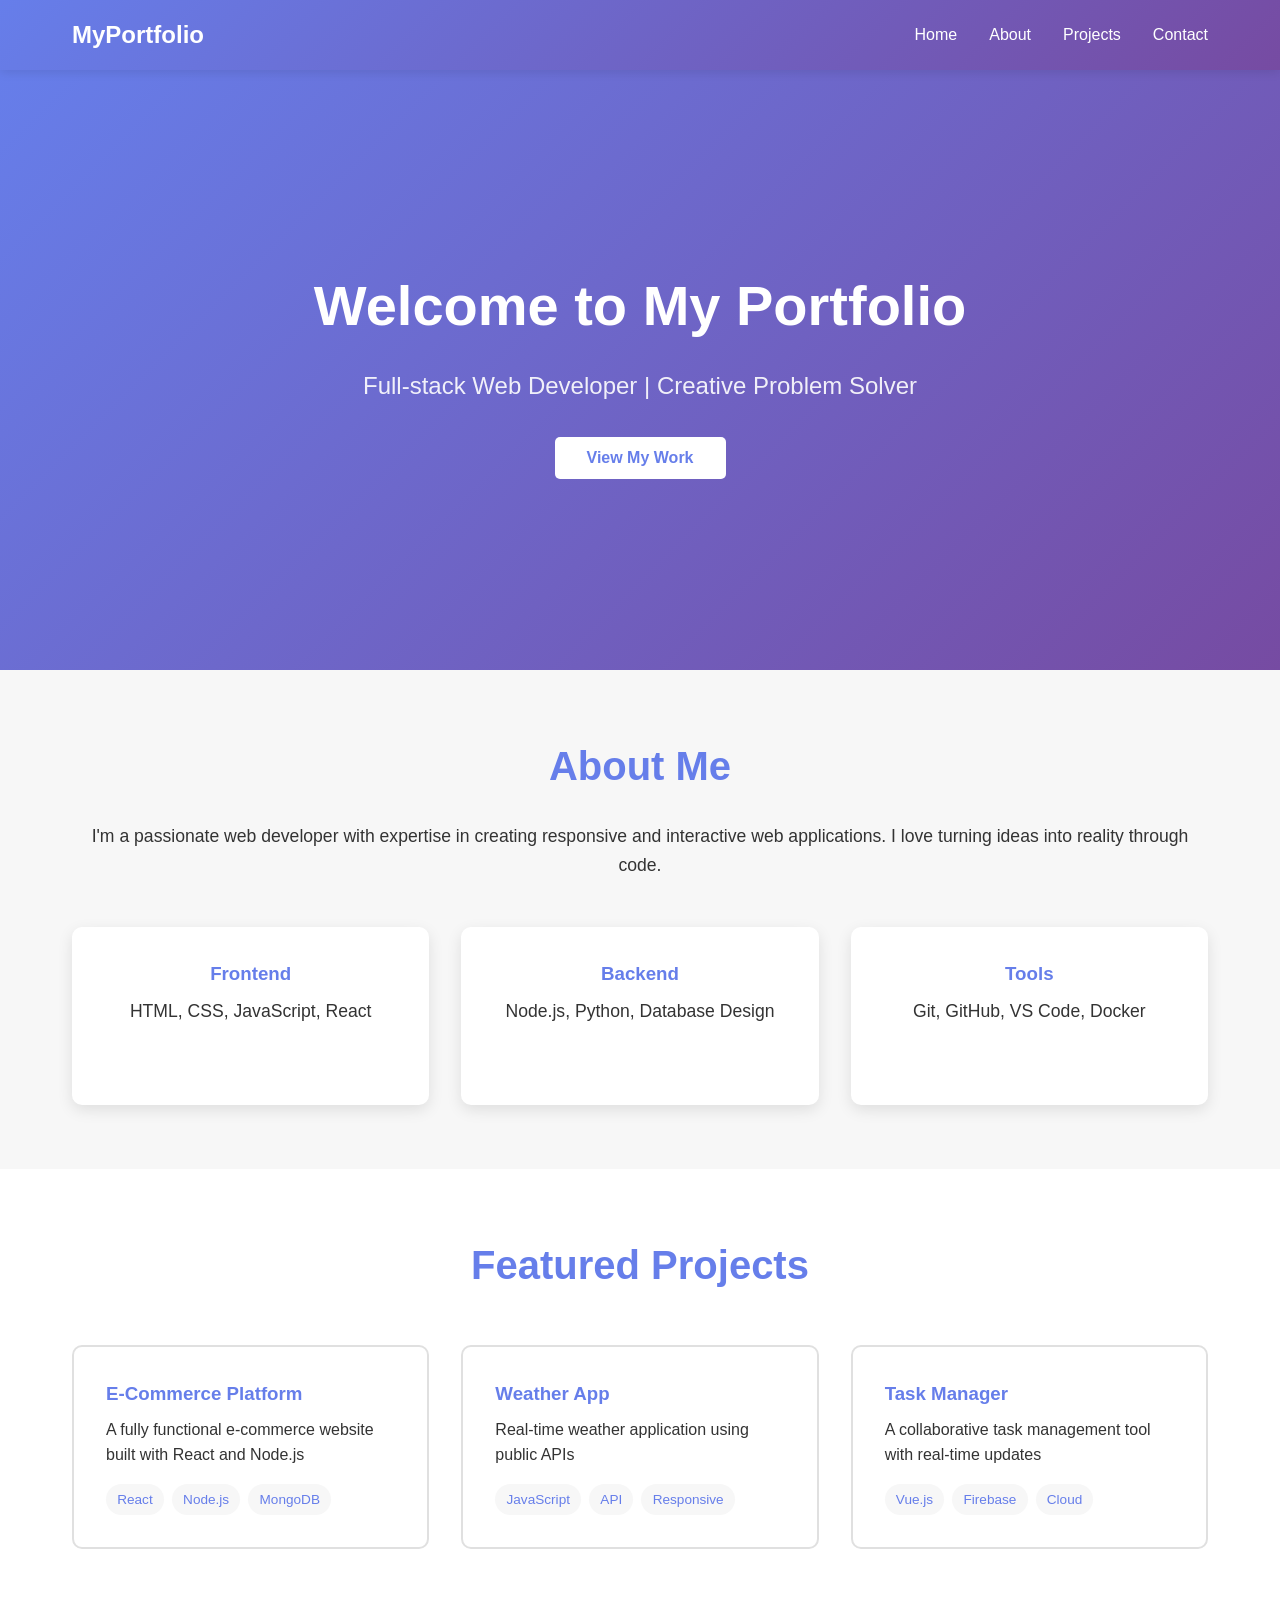
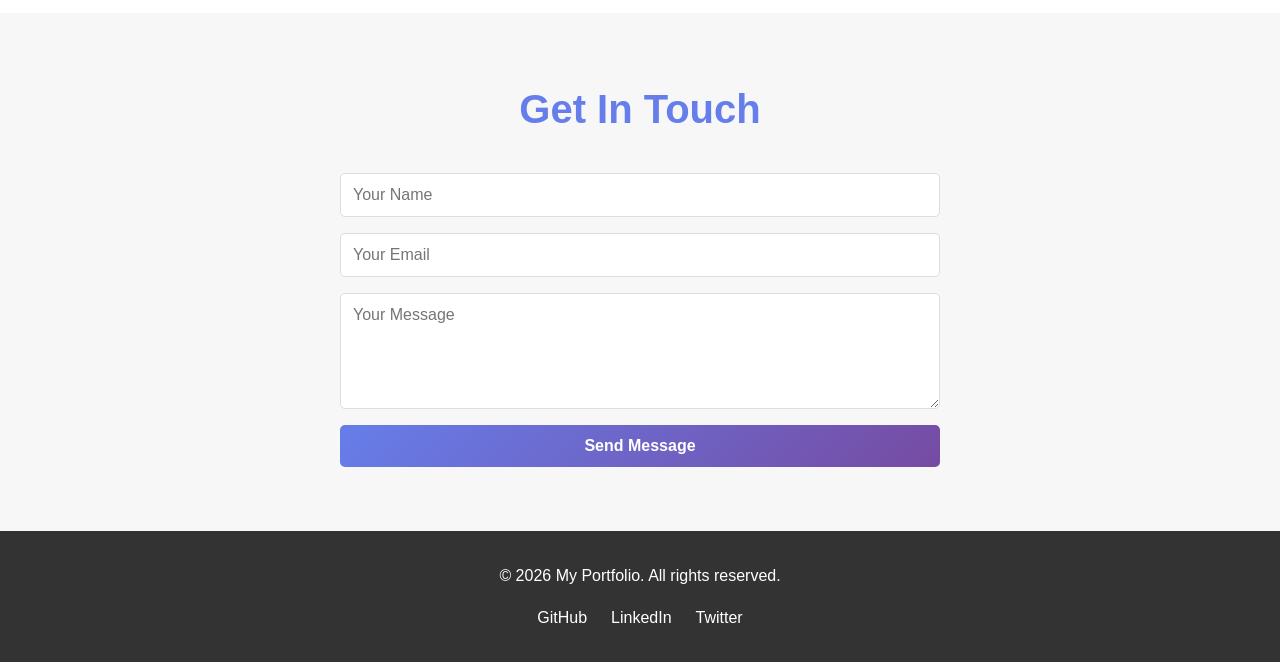
<file: index.html>
<!DOCTYPE html>
<html lang="en">
<head>
    <meta charset="UTF-8">
    <meta name="viewport" content="width=device-width, initial-scale=1.0">
    <title>My Portfolio - Web Developer</title>
    <link rel="stylesheet" href="styles.css">
</head>
<body>
    <!-- Navigation -->
    <nav class="navbar">
        <div class="nav-container">
            <div class="logo">MyPortfolio</div>
            <ul class="nav-menu">
                <li><a href="#home" class="nav-link">Home</a></li>
                <li><a href="#about" class="nav-link">About</a></li>
                <li><a href="#projects" class="nav-link">Projects</a></li>
                <li><a href="#contact" class="nav-link">Contact</a></li>
            </ul>
        </div>
    </nav>

    <!-- Hero Section -->
    <section id="home" class="hero">
        <div class="hero-content">
            <h1>Welcome to My Portfolio</h1>
            <p>Full-stack Web Developer | Creative Problem Solver</p>
            <button class="cta-button" onclick="document.getElementById('projects').scrollIntoView()">View My Work</button>
        </div>
    </section>

    <!-- About Section -->
    <section id="about" class="about">
        <div class="container">
            <h2>About Me</h2>
            <p>I'm a passionate web developer with expertise in creating responsive and interactive web applications. I love turning ideas into reality through code.</p>
            <div class="skills">
                <div class="skill-card">
                    <h3>Frontend</h3>
                    <p>HTML, CSS, JavaScript, React</p>
                </div>
                <div class="skill-card">
                    <h3>Backend</h3>
                    <p>Node.js, Python, Database Design</p>
                </div>
                <div class="skill-card">
                    <h3>Tools</h3>
                    <p>Git, GitHub, VS Code, Docker</p>
                </div>
            </div>
        </div>
    </section>

    <!-- Projects Section -->
    <section id="projects" class="projects">
        <div class="container">
            <h2>Featured Projects</h2>
            <div class="projects-grid">
                <div class="project-card">
                    <h3>E-Commerce Platform</h3>
                    <p>A fully functional e-commerce website built with React and Node.js</p>
                    <div class="project-tags">
                        <span>React</span>
                        <span>Node.js</span>
                        <span>MongoDB</span>
                    </div>
                </div>
                <div class="project-card">
                    <h3>Weather App</h3>
                    <p>Real-time weather application using public APIs</p>
                    <div class="project-tags">
                        <span>JavaScript</span>
                        <span>API</span>
                        <span>Responsive</span>
                    </div>
                </div>
                <div class="project-card">
                    <h3>Task Manager</h3>
                    <p>A collaborative task management tool with real-time updates</p>
                    <div class="project-tags">
                        <span>Vue.js</span>
                        <span>Firebase</span>
                        <span>Cloud</span>
                    </div>
                </div>
            </div>
        </div>
    </section>

    <!-- Contact Section -->
    <section id="contact" class="contact">
        <div class="container">
            <h2>Get In Touch</h2>
            <form class="contact-form" onsubmit="handleSubmit(event)">
                <input type="text" placeholder="Your Name" required>
                <input type="email" placeholder="Your Email" required>
                <textarea placeholder="Your Message" rows="5" required></textarea>
                <button type="submit" class="submit-button">Send Message</button>
            </form>
        </div>
    </section>

    <!-- Footer -->
    <footer class="footer">
        <p>&copy; 2026 My Portfolio. All rights reserved.</p>
        <div class="social-links">
            <a href="#">GitHub</a>
            <a href="#">LinkedIn</a>
            <a href="#">Twitter</a>
        </div>
    </footer>

    <script src="script.js"></script>
</body>
</html>
</file>
<file: styles.css>
:root {
    --primary-color: #667eea;
    --secondary-color: #764ba2;
    --text-color: #333;
    --light-bg: #f7f7f7;
    --white: #fff;
    --transition: all 0.3s ease;
}

* {
    margin: 0;
    padding: 0;
    box-sizing: border-box;
}

body {
    font-family: 'Segoe UI', Tahoma, Geneva, Verdana, sans-serif;
    color: var(--text-color);
    line-height: 1.6;
}

/* Navigation */
.navbar {
    background: linear-gradient(135deg, var(--primary-color) 0%, var(--secondary-color) 100%);
    padding: 1rem 0;
    position: sticky;
    top: 0;
    z-index: 100;
    box-shadow: 0 2px 10px rgba(0, 0, 0, 0.1);
}

.nav-container {
    max-width: 1200px;
    margin: 0 auto;
    display: flex;
    justify-content: space-between;
    align-items: center;
    padding: 0 2rem;
}

.logo {
    color: var(--white);
    font-size: 1.5rem;
    font-weight: bold;
}

.nav-menu {
    display: flex;
    list-style: none;
    gap: 2rem;
}

.nav-link {
    color: var(--white);
    text-decoration: none;
    transition: var(--transition);
    cursor: pointer;
}

.nav-link:hover {
    opacity: 0.8;
    text-decoration: underline;
}

/* Hero Section */
.hero {
    background: linear-gradient(135deg, var(--primary-color) 0%, var(--secondary-color) 100%);
    color: var(--white);
    padding: 8rem 2rem;
    text-align: center;
    min-height: 600px;
    display: flex;
    align-items: center;
    justify-content: center;
}

.hero-content h1 {
    font-size: 3.5rem;
    margin-bottom: 1rem;
    animation: slideInDown 0.8s ease;
}

.hero-content p {
    font-size: 1.5rem;
    margin-bottom: 2rem;
    opacity: 0.9;
}

.cta-button {
    background: var(--white);
    color: var(--primary-color);
    padding: 0.75rem 2rem;
    border: none;
    border-radius: 5px;
    font-size: 1rem;
    cursor: pointer;
    transition: var(--transition);
    font-weight: bold;
}

.cta-button:hover {
    transform: translateY(-3px);
    box-shadow: 0 10px 20px rgba(0, 0, 0, 0.2);
}

/* Container */
.container {
    max-width: 1200px;
    margin: 0 auto;
    padding: 0 2rem;
}

/* About Section */
.about {
    padding: 4rem 2rem;
    background: var(--light-bg);
}

.about h2 {
    font-size: 2.5rem;
    margin-bottom: 1.5rem;
    text-align: center;
    color: var(--primary-color);
}

.about p {
    text-align: center;
    font-size: 1.1rem;
    margin-bottom: 3rem;
}

.skills {
    display: grid;
    grid-template-columns: repeat(auto-fit, minmax(250px, 1fr));
    gap: 2rem;
}

.skill-card {
    background: var(--white);
    padding: 2rem;
    border-radius: 10px;
    text-align: center;
    box-shadow: 0 5px 15px rgba(0, 0, 0, 0.1);
    transition: var(--transition);
}

.skill-card:hover {
    transform: translateY(-5px);
    box-shadow: 0 10px 25px rgba(0, 0, 0, 0.15);
}

.skill-card h3 {
    color: var(--primary-color);
    margin-bottom: 0.5rem;
}

/* Projects Section */
.projects {
    padding: 4rem 2rem;
}

.projects h2 {
    font-size: 2.5rem;
    margin-bottom: 3rem;
    text-align: center;
    color: var(--primary-color);
}

.projects-grid {
    display: grid;
    grid-template-columns: repeat(auto-fit, minmax(300px, 1fr));
    gap: 2rem;
}

.project-card {
    background: var(--white);
    border: 2px solid #e0e0e0;
    padding: 2rem;
    border-radius: 10px;
    transition: var(--transition);
}

.project-card:hover {
    border-color: var(--primary-color);
    box-shadow: 0 10px 30px rgba(102, 126, 234, 0.2);
    transform: translateY(-5px);
}

.project-card h3 {
    color: var(--primary-color);
    margin-bottom: 0.5rem;
}

.project-tags {
    display: flex;
    gap: 0.5rem;
    flex-wrap: wrap;
    margin-top: 1rem;
}

.project-tags span {
    background: var(--light-bg);
    padding: 0.3rem 0.7rem;
    border-radius: 20px;
    font-size: 0.85rem;
    color: var(--primary-color);
}

/* Contact Section */
.contact {
    background: var(--light-bg);
    padding: 4rem 2rem;
}

.contact h2 {
    font-size: 2.5rem;
    margin-bottom: 2rem;
    text-align: center;
    color: var(--primary-color);
}

.contact-form {
    max-width: 600px;
    margin: 0 auto;
    display: flex;
    flex-direction: column;
    gap: 1rem;
}

.contact-form input,
.contact-form textarea {
    padding: 0.75rem;
    border: 1px solid #ddd;
    border-radius: 5px;
    font-family: inherit;
    font-size: 1rem;
    transition: var(--transition);
}

.contact-form input:focus,
.contact-form textarea:focus {
    outline: none;
    border-color: var(--primary-color);
    box-shadow: 0 0 5px rgba(102, 126, 234, 0.3);
}

.submit-button {
    background: linear-gradient(135deg, var(--primary-color) 0%, var(--secondary-color) 100%);
    color: var(--white);
    padding: 0.75rem 2rem;
    border: none;
    border-radius: 5px;
    font-size: 1rem;
    cursor: pointer;
    transition: var(--transition);
    font-weight: bold;
}

.submit-button:hover {
    transform: translateY(-2px);
    box-shadow: 0 10px 20px rgba(0, 0, 0, 0.2);
}

/* Footer */
.footer {
    background: var(--text-color);
    color: var(--white);
    text-align: center;
    padding: 2rem;
}

.social-links {
    margin-top: 1rem;
    display: flex;
    gap: 1.5rem;
    justify-content: center;
}

.social-links a {
    color: var(--white);
    text-decoration: none;
    transition: var(--transition);
}

.social-links a:hover {
    color: var(--primary-color);
}

/* Animations */
@keyframes slideInDown {
    from {
        opacity: 0;
        transform: translateY(-30px);
    }
    to {
        opacity: 1;
        transform: translateY(0);
    }
}

/* Responsive */
@media (max-width: 768px) {
    .nav-menu {
        gap: 1rem;
    }

    .hero-content h1 {
        font-size: 2rem;
    }

    .hero-content p {
        font-size: 1rem;
    }

    .projects h2,
    .about h2,
    .contact h2 {
        font-size: 2rem;
    }
}
</file>
